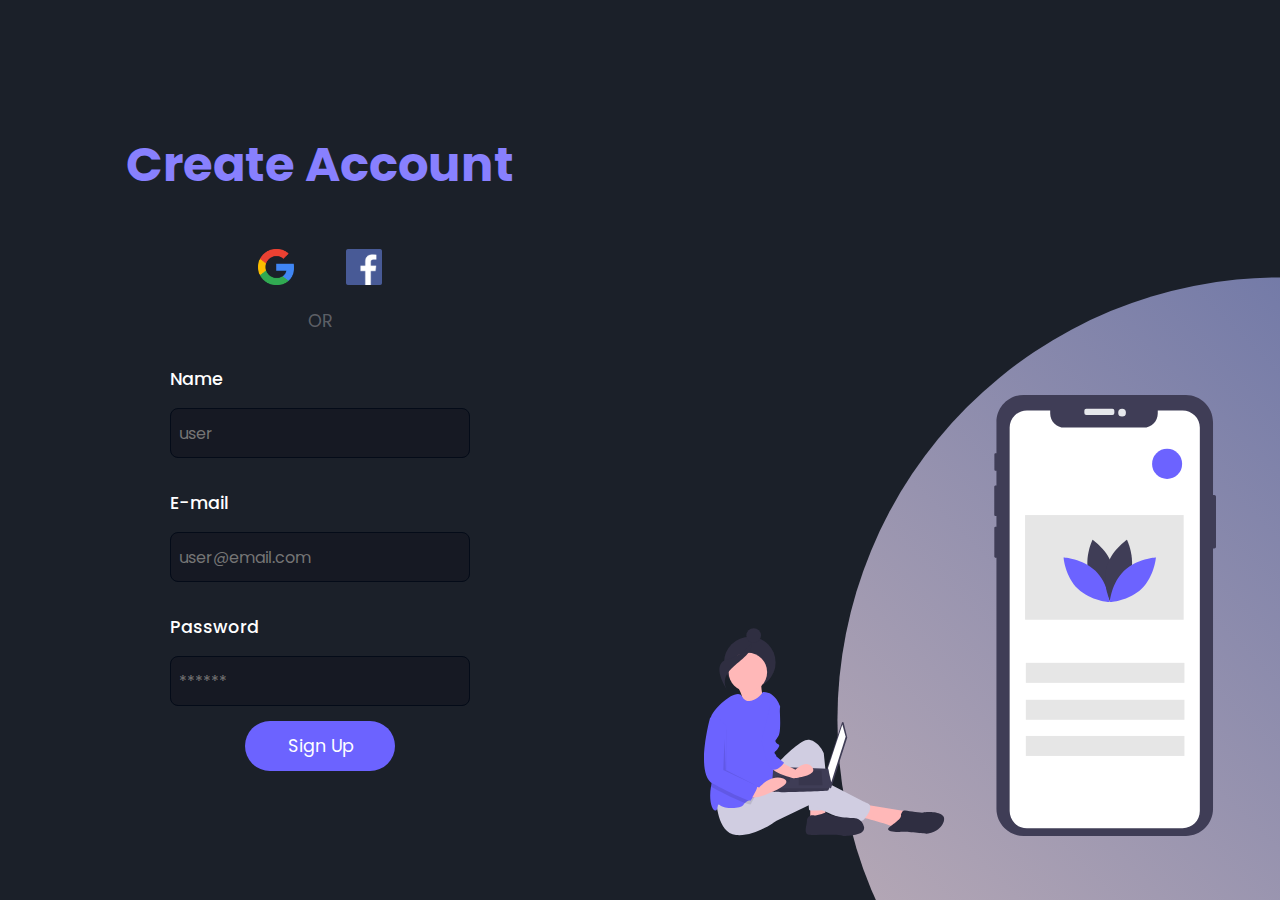
<file: register.html>
<!DOCTYPE html>
<html lang="pt-br">

<head>
    <meta charset="UTF-8">
    <meta http-equiv="X-UA-Compatible" content="IE=edge">
    <meta name="viewport" content="width=device-width, initial-scale=1.0">
    <title>Sign Up Form</title>
    <link rel="stylesheet" href="/assets/styles/css/register.css">
</head>

<body>
    <main>
        <h1>Create Account</h1>
        <div class="social-media">
            <a
                href="https://accounts.google.com/v3/signin/identifier?dsh=S990792645%3A1668350644198530&authuser=0&continue=https%3A%2F%2Fwww.google.com%2Fsearch%3Fq%3Dgoogle%2Baccount%26oq%3Dgoogle%2Baccon%26aqs%3Dchrome.1.69i57j0i10i433i512j0i10i131i433i512l2j0i10i512l6.9828j0j4%26sourceid%3Dchrome%26ie%3DUTF-8&ec=GAlAAQ&hl=pt-BR&flowName=GlifWebSignIn&flowEntry=AddSession">
                <img src="/assets/images/images/google.png" alt="Google">
            </a>
            <a
                href="https://www.facebook.com/login/?privacy_mutation_token=eyJ0eXBlIjowLCJjcmVhdGlvbl90aW1lIjoxNjY4MzUwNzYxLCJjYWxsc2l0ZV9pZCI6MjY5NTQ4NDUzMDcyMDk1MX0%3D">
                <img src="/assets/images/images/facebook.png" alt="Facebook">
            </a>
        </div>

        <div class="alternative">
            <span>OR</span>
        </div>

        <form action="perfil.html">
            <label for="name">
                <span>Name</span>
                <input type="text" id="name" name="name" placeholder="user">
            </label>

            <label for="email">
                <span>E-mail</span>
                <input type="email" id="email" name="email" placeholder="user@email.com">
            </label>

            <label for="password">
                <span>Password</span>
                <input type="password" id="password" name="password" placeholder="******">
            </label>

            <input type="submit" value="Sign Up" id="button" style="margin-top: 15px" >
        </form>
    </main>
    <section class="images">
        <img src="/assets/images/images/mobile.svg" alt="Mobile">
        <div class="circle"></div>
    </section>
</body>

</html>
</file>
<file: assets/styles/css/register.css>
@import url('https://fonts.googleapis.com/css2?family=Poppins:wght@100;200;300;400;500;600&display=swap');

* {
    height: auto;
    width: auto;
    margin: 0;
    padding: 0;
    border: 0;
    box-sizing: border-box;
    font-family: "Poppins", sans-serif;
    overflow-x: hidden;
    overflow-y: hidden;
}

body {
    background: #1B2029;
    color: white;
    font-weight: 500;
    display: flex;
    min-height: 100vh;
    min-width: 100vw;
}

main {
    width: 50vw;
    display: flex;
    flex-direction: column;
    align-items: center;
    justify-content: center;
}

main h1 {
    color: #8880FE;
    font-size: 3rem;
    margin-bottom: 3rem;
    text-align: center;
}

main.social-media {
    display: flex;
    align-content: center;
}

main .social-media a {
    text-decoration: none;
}

main .social-media img {
    width: 36px;
    margin-left: 3rem;
}

main .social-media a:first-child img {
    margin-left: 0;
}

main .alternative {
    margin-top: 1rem;
}

main .alternative span {
    font-size: 1.1rem;
    font-weight: 400;
    color: rgba(255, 255, 255, 0.3);
    position: relative;
}

main .alternative span::before,
main .alternative span::after {
    position: absolute;
    content: '';
    height: 1px;
    width: 100px;
    bottom: 50%;
    right: 50px;
    background: rgba(255, 255, 255, 0.3);
}

main .alternative span::after {
    left: 50px;
}

main form {
    display: flex;
    flex-direction: column;
    align-items: center;
}

main form label {
    display: flex;
    flex-direction: column;
}

main form label span {
    font-size: 1.1rem;
    margin-top: 2rem;
}

main form input {
    background: #161923;
    width: 300px;
    height: 50px;
    padding: 0 0.5rem;
    margin-top: 1rem;
    outline: none;
    color: rgba(166, 166, 166);
    font-size: 1rem;
    border: 1px solid #040B18;
    border-radius: 8px;
}

main form input[type="submit"] {
    cursor: pointer;
    width: 50%;
    margin-top: 4rem;
    border: none;
    border-radius: 32px;
    background: #6C63FF;
    color: white;
    font-size: 1.1rem;
    transition: all .3s ease-in-out;
}

main form input[type="submit"]:hover {
    background: #5952d4;
}

section.images {
    width: 50vw;
    display: flex;
    align-items: flex-end;
    justify-content: flex-end;
    padding: 4rem;
}

section.images img {
    width: 100%;
}

section.images .circle {
    position: absolute;
    height: 100%;
    width: 100%;
    top: 0;
    left: 0;
    background: linear-gradient(45deg, #E8CBC0, #636FA4);
    clip-path: circle(40% at right 80%);
    z-index: -1;
}

@media only screen and (min-width: 900px) and (max-width: 1200px) {
    section.images img {
        width: 110%;
    }

    section.images .circle {
        clip-path: circle(35% at right 80%);
    }
}

@media only screen and (max-width: 900px) {
    section.images {
        display: none;
        visibility: hidden;
    }

    main {
        width: 100vw;
    }
}

@media only screen and (max-width: 450px) {
    main h1 {
        font-size: 2rem;
    }

    main .alternative span {
        font-size: 0.8rem;
    }

    main form label span,
    main form input[type="submit"] {
        font-size: 1rem;
    }
}
</file>
